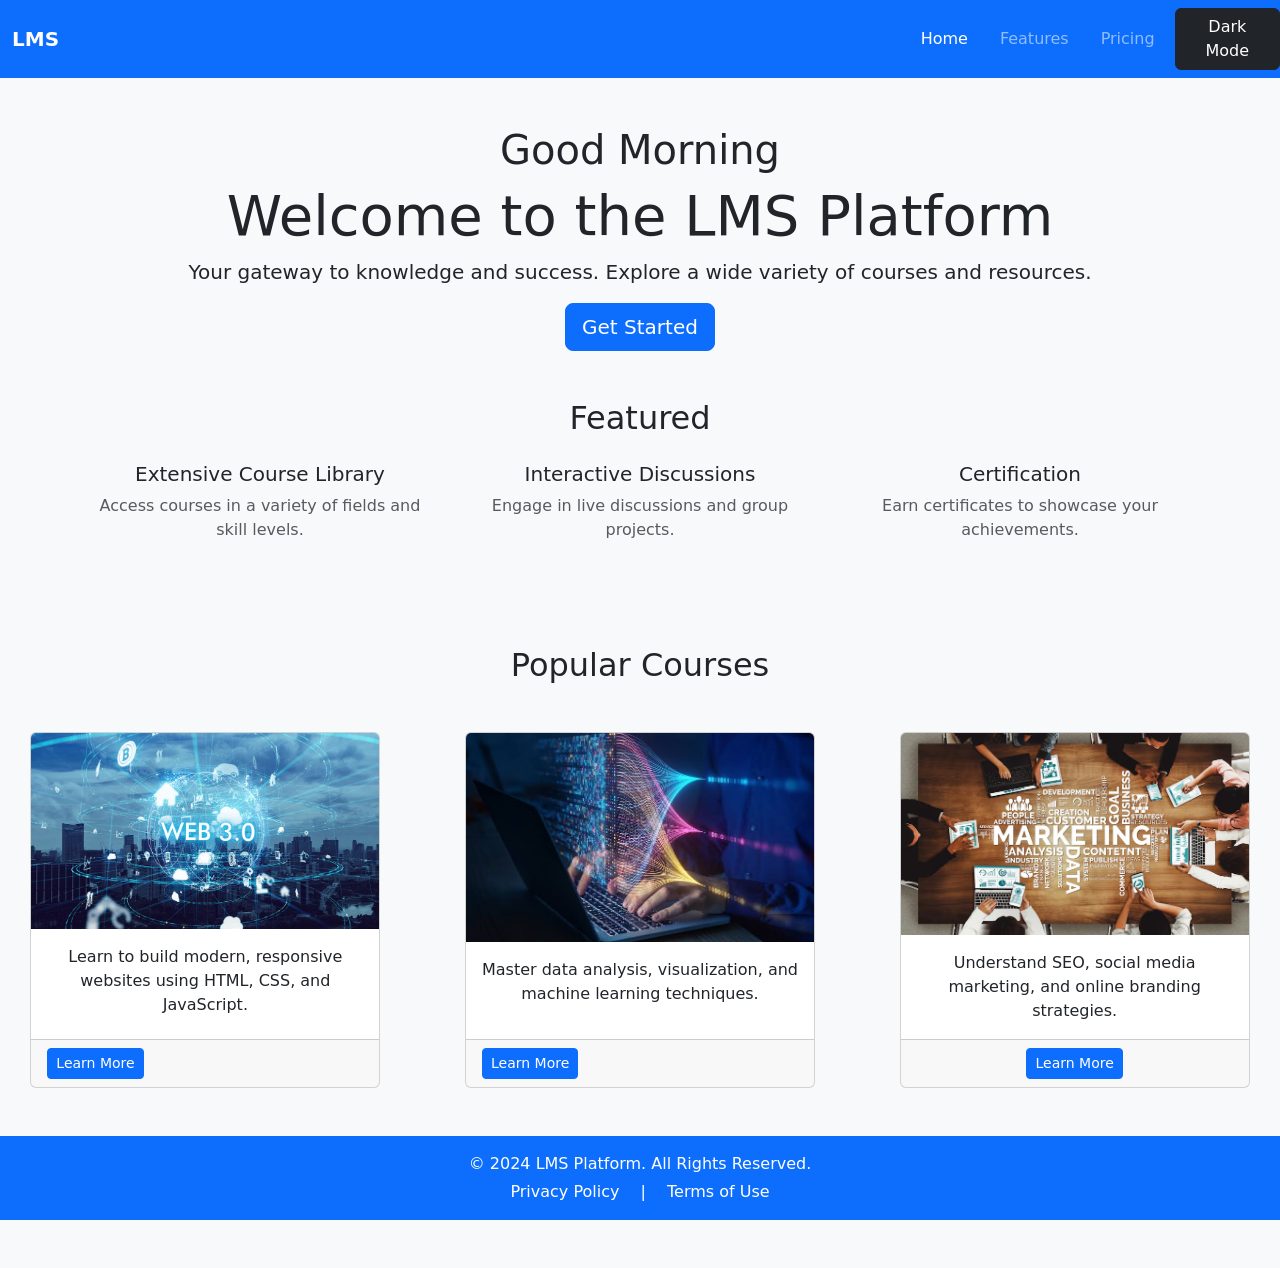
<file: Lab3/Index.html>
<!doctype html>
<html lang="en">
  <head>
    <meta charset="utf-8">
    <meta name="viewport" content="width=device-width, initial-scale=1">
    <title>LMS Platform</title>
    <link href="https://cdn.jsdelivr.net/npm/bootstrap@5.3.0/dist/css/bootstrap.min.css" rel="stylesheet">
    <link rel="stylesheet" href="style.css">
  </head>
  <body>
  
  <script src="https://cdn.jsdelivr.net/npm/bootstrap@5.3.0/dist/js/bootstrap.bundle.min.js"></script>
   
<nav class="navbar navbar-expand-lg bg-primary" data-bs-theme="dark">
  <div class="container-fluid">
    <a class="navbar-brand fw-bold" href="#">LMS</a>
    <ul class="navbar-nav ms-auto flex-row gap-3">
      <li class="nav-item">
        <a class="nav-link active" aria-current="page" href="#">Home</a>
      </li>
      <li class="nav-item">
        <a class="nav-link" href="#">Features</a>
      </li>
      <li class="nav-item">
        <a class="nav-link" href="#">Pricing</a>
      </li>
    </ul>
  </div>
  <button id="themeToggle" class="btn btn-dark ms-auto">Dark Mode</button>
</nav>

<div class="text-center py-5 bg-light">
  <div class="container">
    <h1 id="greeting" class="display-6 mb-2">Good Morning</h1>
    <h1 class="display-4">Welcome to the LMS Platform</h1>
    <p class="lead">Your gateway to knowledge and success. Explore a wide variety of courses and resources.</p>
    <a href="#"  class="btn btn-primary btn-lg">Get Started</a>
  </div>

<div class="container text-center my-5">
  <h2 class="mb-4">Featured</h2>
  <div class="row">
    <div class="col-md-4 mb-3">
      <h5>Extensive Course Library</h5>
      <p class="text-muted">Access courses in a variety of fields and skill levels.</p>
    </div>
    
<div class="col-md-4 mb-3">
  <h5>Interactive Discussions</h5>
  <p class="text-muted">Engage in live discussions and group projects.</p>
</div>

<div class="col-md-4 mb-3">
  <h5>Certification</h5>
  <p class="text-muted">Earn certificates to showcase your achievements.</p>
</div>
</div>
</div>

<div class="bg-light text-center py-4 my-4">
  <h2 class="mb-0 fw-normal">Popular Courses</h2>
</div>

<div class="row row-cols-1 row-cols-3 g-4">
  <div class="col">
    <div class="card h-100">
      <img src="images/web.jpg" class="card-img-top" alt="Web development">
      <div class="card-body">
        
        <p class="card-text">Learn to build modern, responsive websites using HTML, CSS, and JavaScript.</p>
      </div>
      <div class="card-footer text-start">
        <a href="#" class="btn btn-primary btn-sm">Learn More</a>
      </div>
    </div>
  </div>
  <div class="col">
    <div class="card h-100">
      <img src="images/data.jpg" class="card-img-top" alt="Data Science">
      <div class="card-body">
        
        <p class="card-text">Master data analysis, visualization, and machine learning techniques.</p>
      </div>
      <div class="card-footer text-start">
        <a href="#" class="btn btn-primary btn-sm">Learn More</a>
      </div>
    </div>
  </div>
  <div class="col">
    <div class="card h-100">
      <img src="images/marketing.jpg" class="card-img-top" alt="Digital Marketing">
      <div class="card-body">
        
        <p class="card-text">Understand SEO, social media marketing, and online branding strategies.</p>
      </div>
      <div class="card-footer test-start">      
        <a href="#" class="btn btn-primary btn-sm">Learn More</a>
      </div>
    </div>
  </div>
</div>
<script defer>
    const now = new Date();
    const hour = now.getHours();
    const greeting = document.getElementById('greeting');

    if (hour < 12) {
      greeting.textContent = 'Good Morning';
    } else if (hour < 18) {
      greeting.textContent = 'Good Afternoon';
    } else {
      greeting.textContent = 'Good Evening';
    }
  </script>
  <footer class="bg-primary text-white text-center py-3 mt-5">
  <div class="container">
    <p class="mb-1">&copy; 2024 LMS Platform. All Rights Reserved.</p>
    <div>
      <a href="#" class="text-white text-decoration-none me-3">Privacy Policy</a>
      <span class="text-white">|</span>
      <a href="#" class="text-white text-decoration-none ms-3">Terms of Use</a>
    </div>
  </div>
</footer>
<script src="script.js"></script>
 </body>
</html>
</file>
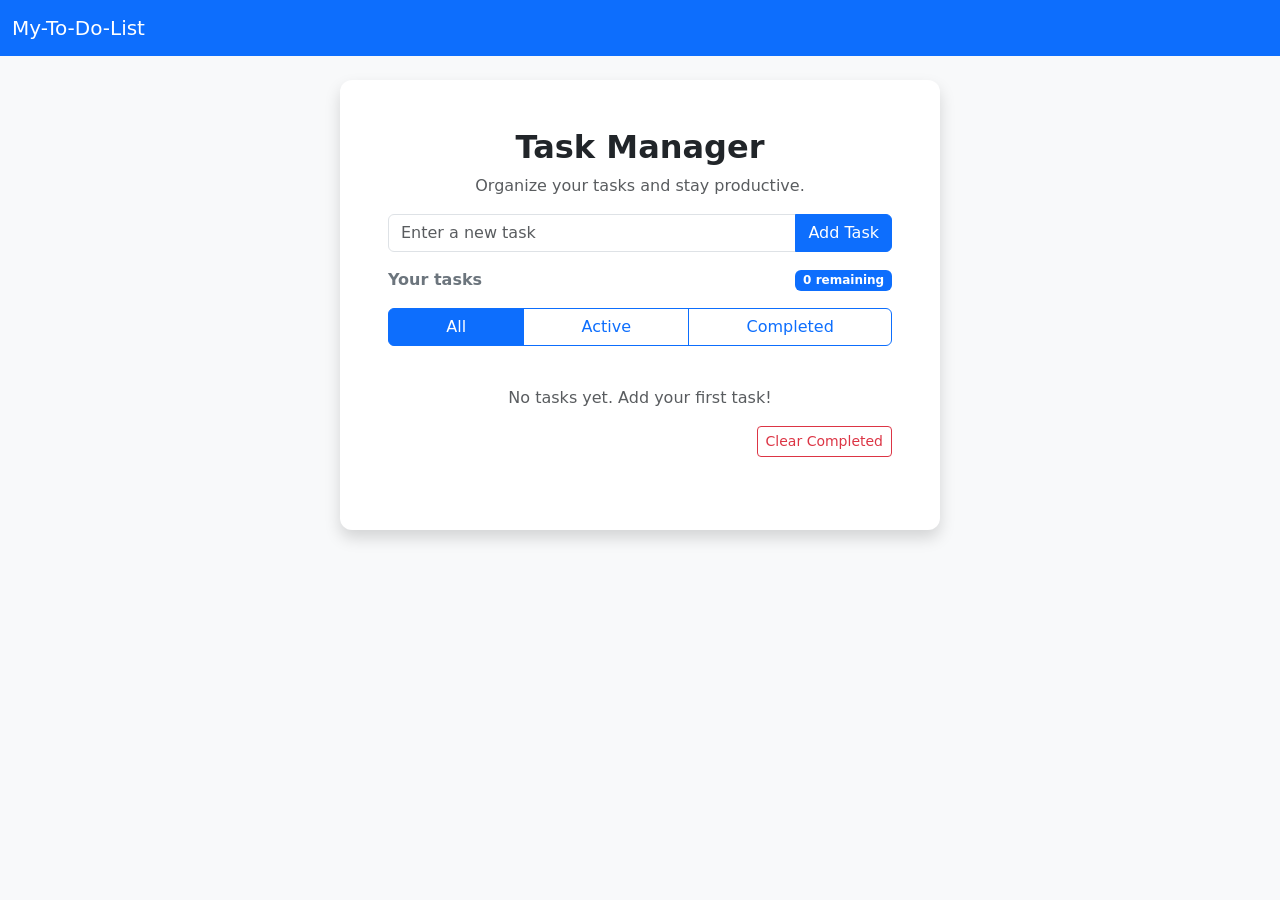
<file: TodoList/index.html>
<!DOCTYPE html>
<html lang="en">
<head>
    <meta charset="UTF-8">
    <meta name="viewport" content="width=device-width, initial-scale=1.0">
    <title>Todo List</title>
    <link href="https://cdn.jsdelivr.net/npm/bootstrap@5.3.0/dist/css/bootstrap.min.css" rel="stylesheet">
    <link rel="stylesheet" href="style.css">
</head>
<body>
    <nav class="navbar navbar-expand-lg navbar-dark bg-primary">
  <div class="container-fluid">
    <a class="navbar-brand" href="#">My-To-Do-List</a>
</nav>

<div class="container d-flex justify-content-center mt-4">
    <div class="card shadow border-0 p-5 w-100" style="max-width: 600px;">
        <div class="text-center mb-4">
            <h2 class="fw-bold">Task Manager</h2>
            <p class="text-muted">Organize your tasks and stay productive.</p>
            <div class="input-group mb-3">
                <input type="text" id="taskInput" class="form-control" placeholder="Enter a new task">
                <button class="btn btn-primary" id="addTaskBtn" type="button">Add Task</button>
            </div>
            <div class="d-flex justify-content-between align-items-center mb-3">
                <span class="fw-semibold text-secondary">Your tasks</span>
                <span id="taskCounter" class="badge bg-primary">0 remaining</span>
            </div>
            <div class="btn-group w-100 mb-4" role="group">
                <button type="button" class="btn btn-outline-primary active filter-btn" data-filter="all">All</button>
                <button type="button" class="btn btn-outline-primary filter-btn" data-filter="active">Active</button>
                <button type="button" class="btn btn-outline-primary filter-btn" data-filter="completed">Completed</button>
            </div>
            <ul id="taskList" class="list-group mb-3">
            </ul>
            <div id="emptyState" class="text-center text-muted">
                <p>No tasks yet. Add your first task!</p>
            </div>
            <div class="text-end">
                <button id="clearCompletedBtn" class="btn btn-outline-danger btn-sm">Clear Completed</button>
            </div>
        </div>
    </div>
  </div>
  <script src="script.js"></script>
</body>
</html>
</file>
<file: Lab3/style.css>
.card{
    max-width: 350px;
    margin: 0 auto;
}

#greeting{
    font-size: 2.5rem;
}

body.dark-mode {
    background-color: #121212 !important;
    color: #ffffff !important;
}

body.dark-mode .card,
body.dark-mode .bg-light {
    background-color: #1e1e1e !important;
    color: #ffffff !important;
}

body.dark-mode .text-muted {
    color: #bbb !important;
}
</file>
<file: TodoList/style.css>
.card{
    border-radius: 12px;
    min-height: 450px;
}

body{
    background-color: #f8f9fa;
}

.complete-task{
    text-decoration: line-through;
    color: #6c757d;
}

.list-group-item{
    transition: background-color 0.2s ease;
}
</file>
